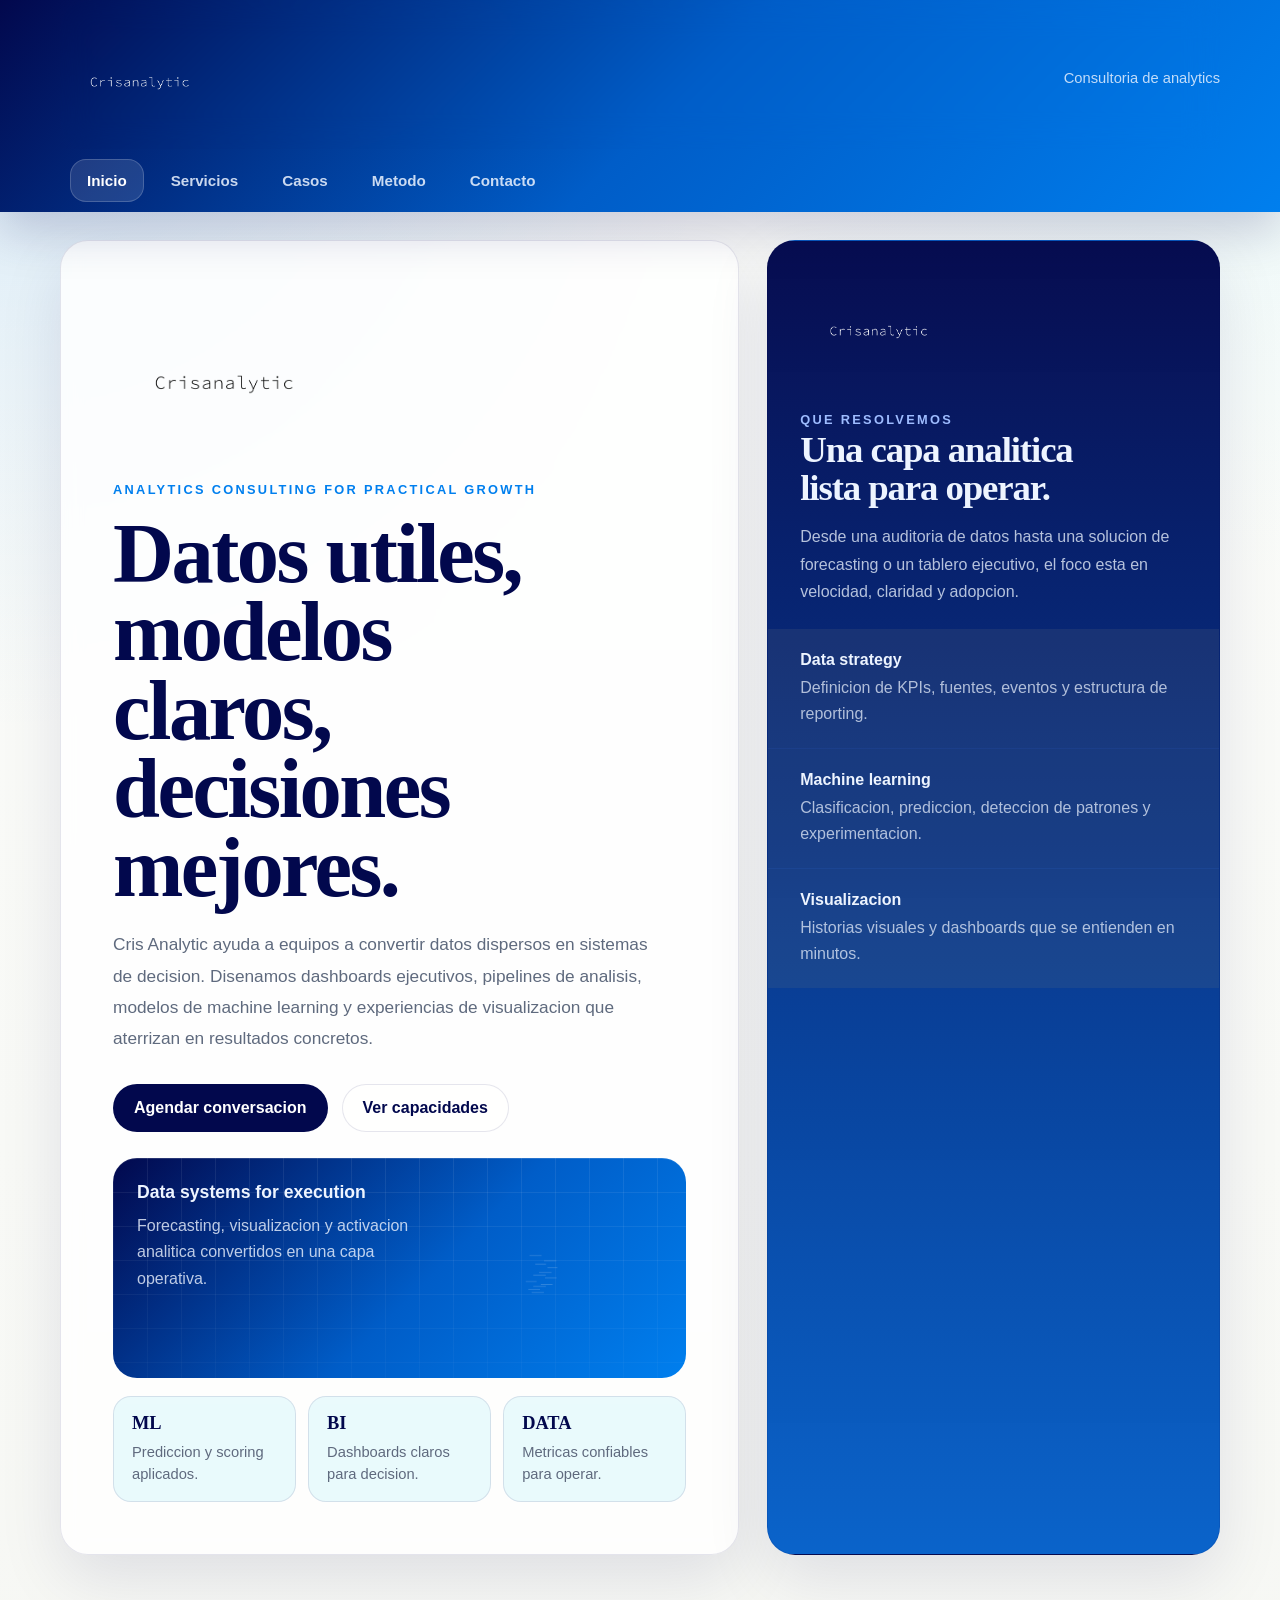
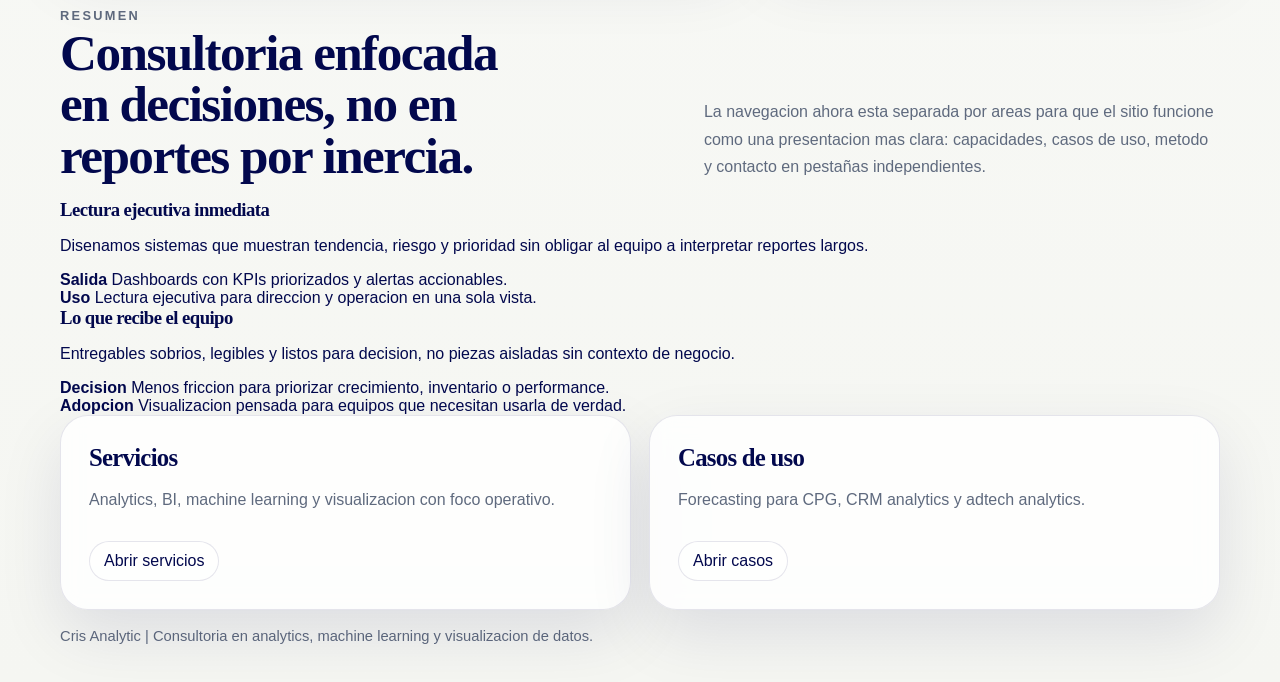
<file: index.html>
<!doctype html>
<html lang="es">
  <head>
    <meta charset="utf-8">
    <meta name="viewport" content="width=device-width, initial-scale=1">
    <title>Cris Analytic | Analytics, ML y Visualizacion</title>
    <meta
      name="description"
      content="Consultoria de analytics para equipos que necesitan dashboards claros, modelos utiles y decisiones respaldadas por datos."
    >
    <link rel="stylesheet" href="styles.css">
  </head>
  <body>
    <div class="header-stack">
      <div class="page">
        <header class="topbar">
          <a class="brand" href="index.html" aria-label="Cris Analytic">
            <img src="assets/logotipo-negro.png" alt="Cris Analytic">
          </a>
          <nav class="nav">
            <span>Consultoria de analytics</span>
          </nav>
        </header>
      </div>
      <nav class="tabbar" aria-label="Secciones del sitio">
        <div class="tabbar-inner">
          <a class="is-active" href="index.html">Inicio</a>
          <a href="services.html">Servicios</a>
          <a href="cases.html">Casos</a>
          <a href="method.html">Metodo</a>
          <a href="contact.html">Contacto</a>
        </div>
      </nav>
    </div>

    <div class="page">

      <main>
        <section class="hero">
          <div class="hero-copy">
            <a class="hero-brand" href="index.html" aria-label="Cris Analytic">
              <img src="assets/logotipo-negro.png" alt="Cris Analytic">
            </a>
            <p class="eyebrow">Analytics consulting for practical growth</p>
            <h1>Datos utiles, modelos claros, decisiones mejores.</h1>
            <p class="lede">
              Cris Analytic ayuda a equipos a convertir datos dispersos en sistemas
              de decision. Disenamos dashboards ejecutivos, pipelines de analisis,
              modelos de machine learning y experiencias de visualizacion que
              aterrizan en resultados concretos.
            </p>
            <div class="actions">
              <a class="button button-primary" href="contact.html">Agendar conversacion</a>
              <a class="button button-secondary" href="services.html">Ver capacidades</a>
            </div>
            <div class="visual-shell">
              <div class="hero-visual" aria-hidden="true">
                <div class="hero-visual-grid"></div>
                <div class="hero-visual-copy">
                  <strong>Data systems for execution</strong>
                  <span>Forecasting, visualizacion y activacion analitica convertidos en una capa operativa.</span>
                </div>
                <img src="assets/isotipo-blanco.png" alt="">
              </div>
              <div class="stat-strip">
                <div class="stat-chip">
                  <strong>ML</strong>
                  <span>Prediccion y scoring aplicados.</span>
                </div>
                <div class="stat-chip">
                  <strong>BI</strong>
                  <span>Dashboards claros para decision.</span>
                </div>
                <div class="stat-chip">
                  <strong>DATA</strong>
                  <span>Metricas confiables para operar.</span>
                </div>
              </div>
            </div>
          </div>

          <aside class="hero-panel" aria-label="Capacidades principales">
            <div class="panel-top">
              <img class="panel-logo" src="assets/logotipo-blanco.png" alt="Cris Analytic">
              <p class="eyebrow" style="color: #9ebcff;">Que resolvemos</p>
              <h2 style="font-size: 2.3rem; line-height: 1.04;">Una capa analitica lista para operar.</h2>
              <p style="margin-top: 16px;">
                Desde una auditoria de datos hasta una solucion de forecasting o un
                tablero ejecutivo, el foco esta en velocidad, claridad y adopcion.
              </p>
            </div>
            <div class="panel-grid">
              <div class="panel-item">
                <strong>Data strategy</strong>
                <span>Definicion de KPIs, fuentes, eventos y estructura de reporting.</span>
              </div>
              <div class="panel-item">
                <strong>Machine learning</strong>
                <span>Clasificacion, prediccion, deteccion de patrones y experimentacion.</span>
              </div>
              <div class="panel-item">
                <strong>Visualizacion</strong>
                <span>Historias visuales y dashboards que se entienden en minutos.</span>
              </div>
            </div>
          </aside>
        </section>

        <section>
          <div class="section-head">
            <div>
              <p class="eyebrow">Resumen</p>
              <h2>Consultoria enfocada en decisiones, no en reportes por inercia.</h2>
            </div>
            <p>
              La navegacion ahora esta separada por areas para que el sitio funcione
              como una presentacion mas clara: capacidades, casos de uso, metodo y
              contacto en pestañas independientes.
            </p>
          </div>
          <div class="visual-band">
            <article class="insight-card">
              <h3>Lectura ejecutiva inmediata</h3>
              <p>Disenamos sistemas que muestran tendencia, riesgo y prioridad sin obligar al equipo a interpretar reportes largos.</p>
              <div class="data-points">
                <div class="data-point">
                  <strong>Salida</strong>
                  <span>Dashboards con KPIs priorizados y alertas accionables.</span>
                </div>
                <div class="data-point">
                  <strong>Uso</strong>
                  <span>Lectura ejecutiva para direccion y operacion en una sola vista.</span>
                </div>
              </div>
            </article>
            <article class="insight-card">
              <h3>Lo que recibe el equipo</h3>
              <p>Entregables sobrios, legibles y listos para decision, no piezas aisladas sin contexto de negocio.</p>
              <div class="data-points">
                <div class="data-point">
                  <strong>Decision</strong>
                  <span>Menos friccion para priorizar crecimiento, inventario o performance.</span>
                </div>
                <div class="data-point">
                  <strong>Adopcion</strong>
                  <span>Visualizacion pensada para equipos que necesitan usarla de verdad.</span>
                </div>
              </div>
            </article>
          </div>
          <div class="cards-2">
            <article class="section-card">
              <h3>Servicios</h3>
              <p>Analytics, BI, machine learning y visualizacion con foco operativo.</p>
              <div class="subnav">
                <a href="services.html">Abrir servicios</a>
              </div>
            </article>
            <article class="section-card">
              <h3>Casos de uso</h3>
              <p>Forecasting para CPG, CRM analytics y adtech analytics.</p>
              <div class="subnav">
                <a href="cases.html">Abrir casos</a>
              </div>
            </article>
          </div>
        </section>
      </main>

      <footer>
        Cris Analytic | Consultoria en analytics, machine learning y visualizacion de datos.
      </footer>
    </div>
  </body>
</html>
</file>
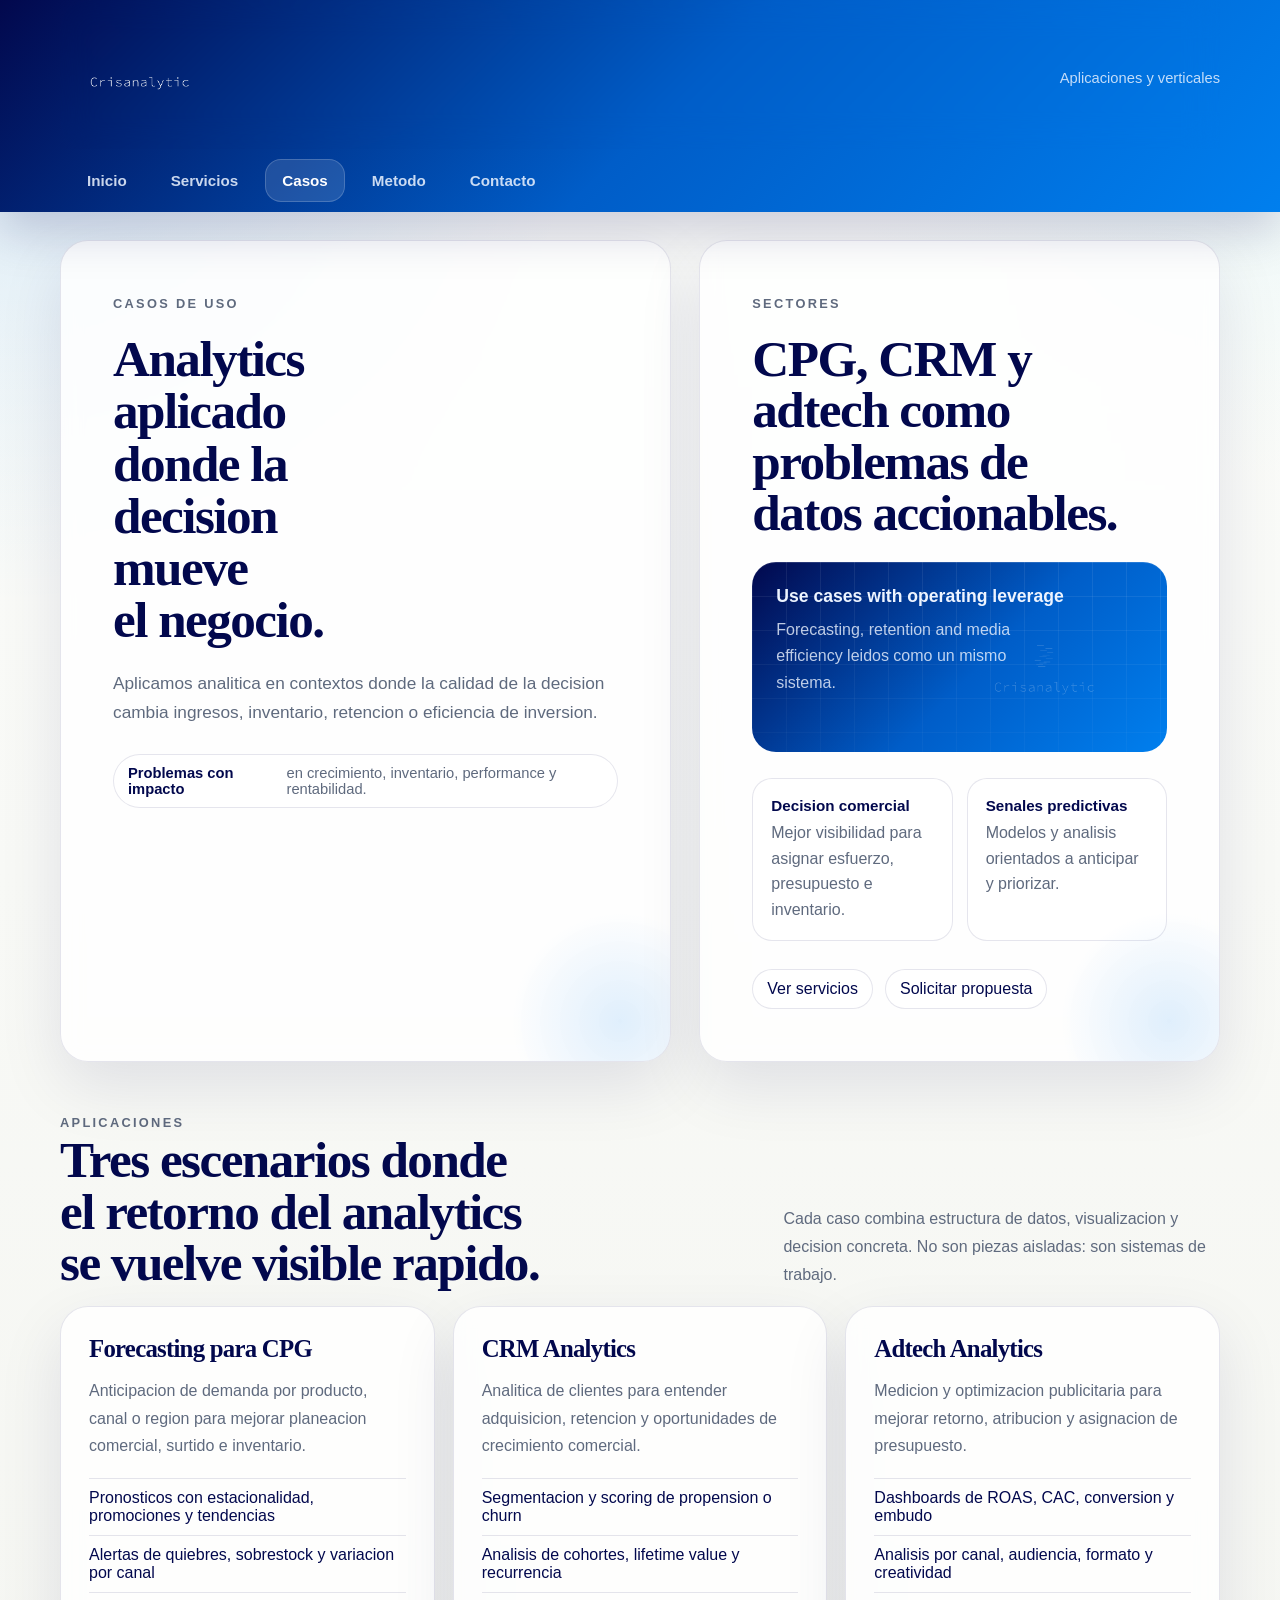
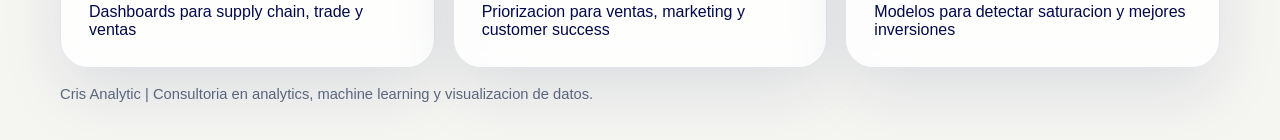
<file: cases.html>
<!doctype html>
<html lang="es">
  <head>
    <meta charset="utf-8">
    <meta name="viewport" content="width=device-width, initial-scale=1">
    <title>Casos de Uso | Cris Analytic</title>
    <meta
      name="description"
      content="Casos de uso de forecasting para CPG, CRM analytics y adtech analytics."
    >
    <link rel="stylesheet" href="styles.css">
  </head>
  <body>
    <div class="header-stack">
      <div class="page">
        <header class="topbar">
          <a class="brand" href="index.html" aria-label="Cris Analytic">
            <img src="assets/logotipo-negro.png" alt="Cris Analytic">
          </a>
          <nav class="nav">
            <span>Aplicaciones y verticales</span>
          </nav>
        </header>
      </div>
      <nav class="tabbar" aria-label="Secciones del sitio">
        <div class="tabbar-inner">
          <a href="index.html">Inicio</a>
          <a href="services.html">Servicios</a>
          <a class="is-active" href="cases.html">Casos</a>
          <a href="method.html">Metodo</a>
          <a href="contact.html">Contacto</a>
        </div>
      </nav>
    </div>

    <div class="page">

      <main>
        <section class="page-hero">
          <div class="page-panel">
            <p class="eyebrow">Casos de uso</p>
            <h1 class="page-title">Analytics aplicado donde la decision mueve el negocio.</h1>
            <p class="lede">
              Aplicamos analitica en contextos donde la calidad de la decision
              cambia ingresos, inventario, retencion o eficiencia de inversion.
            </p>
            <div class="page-kicker"><strong>Problemas con impacto</strong><span>en crecimiento, inventario, performance y rentabilidad.</span></div>
          </div>
          <div class="page-panel">
            <p class="eyebrow">Sectores</p>
            <h2>CPG, CRM y adtech como problemas de datos accionables.</h2>
            <div class="hero-visual" aria-hidden="true" style="margin-top: 24px; min-height: 190px;">
              <div class="hero-visual-grid"></div>
              <div class="hero-visual-copy">
                <strong>Use cases with operating leverage</strong>
                <span>Forecasting, retention and media efficiency leidos como un mismo sistema.</span>
              </div>
              <img src="assets/isologo-blanco.png" alt="">
            </div>
            <div class="micro-grid">
              <div class="micro-card">
                <strong>Decision comercial</strong>
                <span>Mejor visibilidad para asignar esfuerzo, presupuesto e inventario.</span>
              </div>
              <div class="micro-card">
                <strong>Senales predictivas</strong>
                <span>Modelos y analisis orientados a anticipar y priorizar.</span>
              </div>
            </div>
            <div class="subnav">
              <a href="services.html">Ver servicios</a>
              <a href="contact.html">Solicitar propuesta</a>
            </div>
          </div>
        </section>

        <section>
          <div class="section-head">
            <div>
              <p class="eyebrow">Aplicaciones</p>
              <h2>Tres escenarios donde el retorno del analytics se vuelve visible rapido.</h2>
            </div>
            <p>
              Cada caso combina estructura de datos, visualizacion y decision
              concreta. No son piezas aisladas: son sistemas de trabajo.
            </p>
          </div>
          <div class="use-cases">
            <article class="section-card">
              <h3>Forecasting para CPG</h3>
              <p>
                Anticipacion de demanda por producto, canal o region para
                mejorar planeacion comercial, surtido e inventario.
              </p>
              <ul class="list">
                <li>Pronosticos con estacionalidad, promociones y tendencias</li>
                <li>Alertas de quiebres, sobrestock y variacion por canal</li>
                <li>Dashboards para supply chain, trade y ventas</li>
              </ul>
            </article>
            <article class="section-card">
              <h3>CRM Analytics</h3>
              <p>
                Analitica de clientes para entender adquisicion, retencion y
                oportunidades de crecimiento comercial.
              </p>
              <ul class="list">
                <li>Segmentacion y scoring de propension o churn</li>
                <li>Analisis de cohortes, lifetime value y recurrencia</li>
                <li>Priorizacion para ventas, marketing y customer success</li>
              </ul>
            </article>
            <article class="section-card">
              <h3>Adtech Analytics</h3>
              <p>
                Medicion y optimizacion publicitaria para mejorar retorno,
                atribucion y asignacion de presupuesto.
              </p>
              <ul class="list">
                <li>Dashboards de ROAS, CAC, conversion y embudo</li>
                <li>Analisis por canal, audiencia, formato y creatividad</li>
                <li>Modelos para detectar saturacion y mejores inversiones</li>
              </ul>
            </article>
          </div>
        </section>
      </main>

      <footer>
        Cris Analytic | Consultoria en analytics, machine learning y visualizacion de datos.
      </footer>
    </div>
  </body>
</html>
</file>
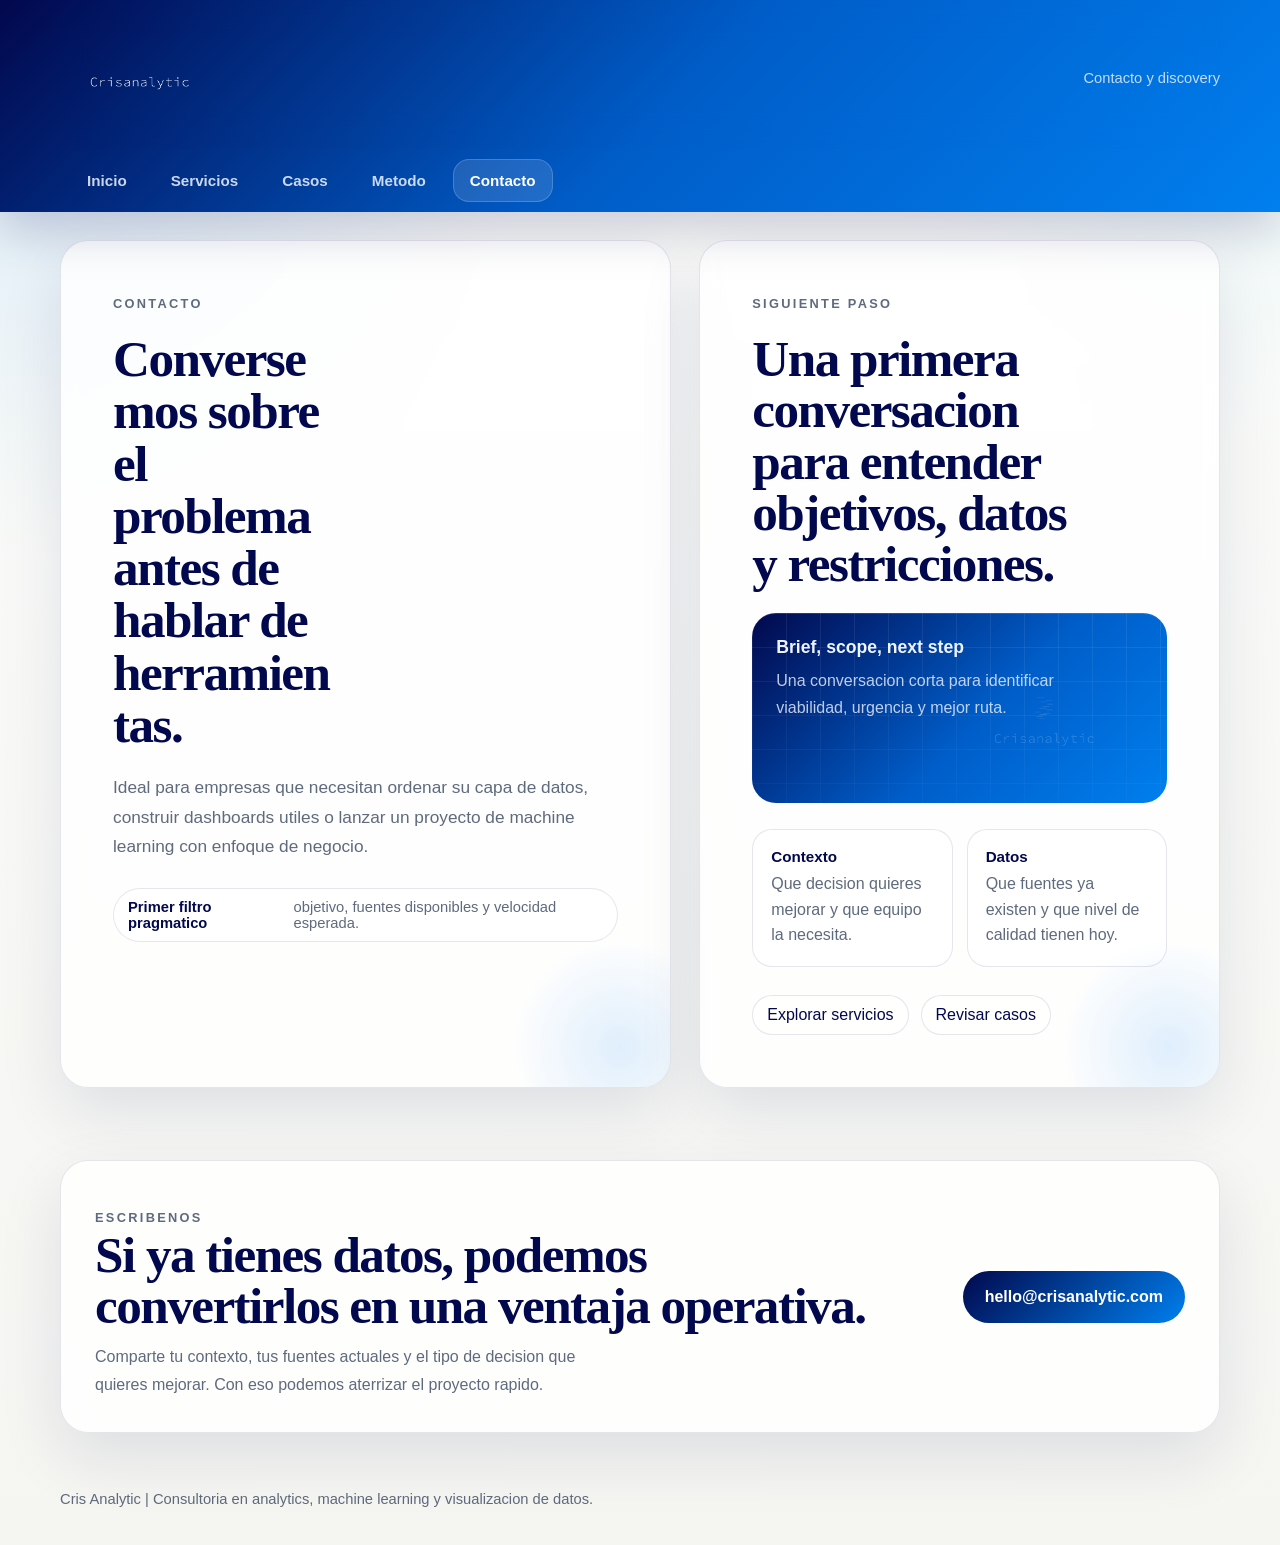
<file: contact.html>
<!doctype html>
<html lang="es">
  <head>
    <meta charset="utf-8">
    <meta name="viewport" content="width=device-width, initial-scale=1">
    <title>Contacto | Cris Analytic</title>
    <meta
      name="description"
      content="Contacto de Cris Analytic para proyectos de analytics, machine learning y visualizacion."
    >
    <link rel="stylesheet" href="styles.css">
  </head>
  <body>
    <div class="header-stack">
      <div class="page">
        <header class="topbar">
          <a class="brand" href="index.html" aria-label="Cris Analytic">
            <img src="assets/logotipo-negro.png" alt="Cris Analytic">
          </a>
          <nav class="nav">
            <span>Contacto y discovery</span>
          </nav>
        </header>
      </div>
      <nav class="tabbar" aria-label="Secciones del sitio">
        <div class="tabbar-inner">
          <a href="index.html">Inicio</a>
          <a href="services.html">Servicios</a>
          <a href="cases.html">Casos</a>
          <a href="method.html">Metodo</a>
          <a class="is-active" href="contact.html">Contacto</a>
        </div>
      </nav>
    </div>

    <div class="page">

      <main>
        <section class="page-hero">
          <div class="page-panel">
            <p class="eyebrow">Contacto</p>
            <h1 class="page-title">Conversemos sobre el problema antes de hablar de herramientas.</h1>
            <p class="lede">
              Ideal para empresas que necesitan ordenar su capa de datos,
              construir dashboards utiles o lanzar un proyecto de machine
              learning con enfoque de negocio.
            </p>
            <div class="page-kicker"><strong>Primer filtro pragmatico</strong><span>objetivo, fuentes disponibles y velocidad esperada.</span></div>
          </div>
          <div class="page-panel">
            <p class="eyebrow">Siguiente paso</p>
            <h2>Una primera conversacion para entender objetivos, datos y restricciones.</h2>
            <div class="hero-visual" aria-hidden="true" style="margin-top: 24px; min-height: 190px;">
              <div class="hero-visual-grid"></div>
              <div class="hero-visual-copy">
                <strong>Brief, scope, next step</strong>
                <span>Una conversacion corta para identificar viabilidad, urgencia y mejor ruta.</span>
              </div>
              <img src="assets/isologo-blanco.png" alt="">
            </div>
            <div class="micro-grid">
              <div class="micro-card">
                <strong>Contexto</strong>
                <span>Que decision quieres mejorar y que equipo la necesita.</span>
              </div>
              <div class="micro-card">
                <strong>Datos</strong>
                <span>Que fuentes ya existen y que nivel de calidad tienen hoy.</span>
              </div>
            </div>
            <div class="subnav">
              <a href="services.html">Explorar servicios</a>
              <a href="cases.html">Revisar casos</a>
            </div>
          </div>
        </section>

        <section id="contact">
          <div class="contact-card">
            <div>
              <p class="eyebrow">Escribenos</p>
              <h2>Si ya tienes datos, podemos convertirlos en una ventaja operativa.</h2>
              <p>
                Comparte tu contexto, tus fuentes actuales y el tipo de decision
                que quieres mejorar. Con eso podemos aterrizar el proyecto rapido.
              </p>
            </div>
            <a class="mail" href="mailto:hello@crisanalytic.com">hello@crisanalytic.com</a>
          </div>
        </section>
      </main>

      <footer>
        Cris Analytic | Consultoria en analytics, machine learning y visualizacion de datos.
      </footer>
    </div>
  </body>
</html>
</file>
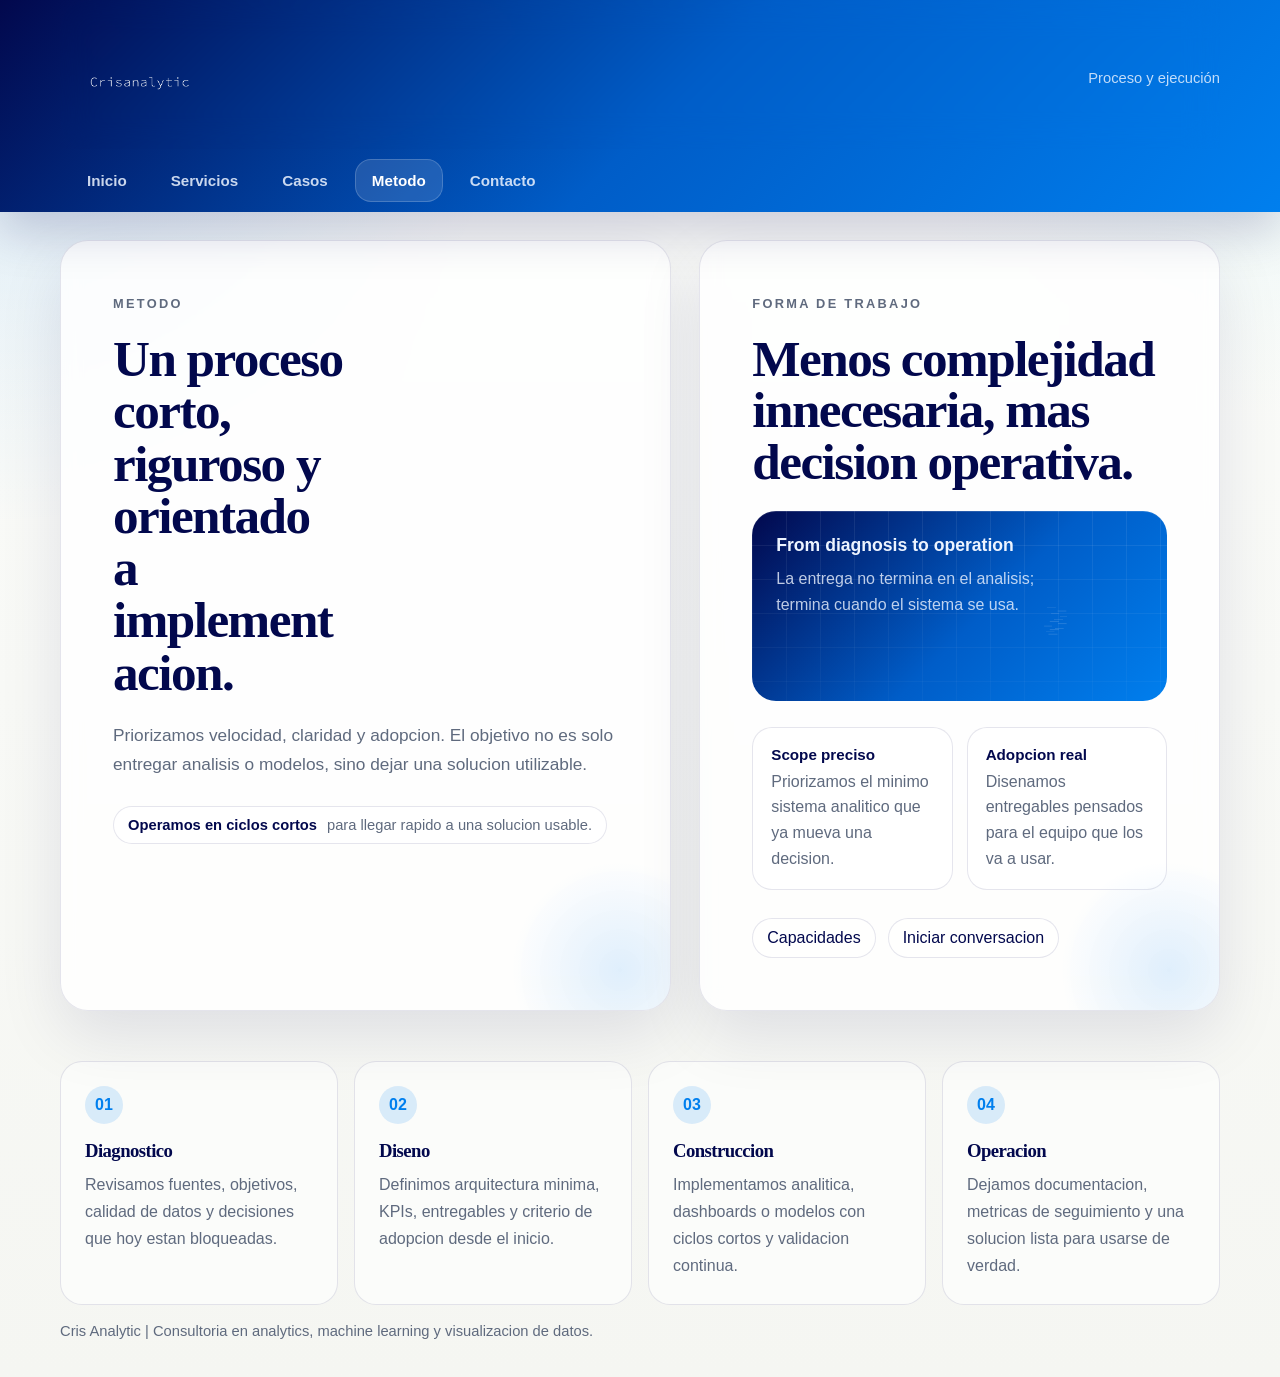
<file: method.html>
<!doctype html>
<html lang="es">
  <head>
    <meta charset="utf-8">
    <meta name="viewport" content="width=device-width, initial-scale=1">
    <title>Metodo | Cris Analytic</title>
    <meta
      name="description"
      content="Metodo de trabajo de Cris Analytic para construir proyectos de analytics con implementacion real."
    >
    <link rel="stylesheet" href="styles.css">
  </head>
  <body>
    <div class="header-stack">
      <div class="page">
        <header class="topbar">
          <a class="brand" href="index.html" aria-label="Cris Analytic">
            <img src="assets/logotipo-negro.png" alt="Cris Analytic">
          </a>
          <nav class="nav">
            <span>Proceso y ejecución</span>
          </nav>
        </header>
      </div>
      <nav class="tabbar" aria-label="Secciones del sitio">
        <div class="tabbar-inner">
          <a href="index.html">Inicio</a>
          <a href="services.html">Servicios</a>
          <a href="cases.html">Casos</a>
          <a class="is-active" href="method.html">Metodo</a>
          <a href="contact.html">Contacto</a>
        </div>
      </nav>
    </div>

    <div class="page">

      <main>
        <section class="page-hero">
          <div class="page-panel">
            <p class="eyebrow">Metodo</p>
            <h1 class="page-title">Un proceso corto, riguroso y orientado a implementacion.</h1>
            <p class="lede">
              Priorizamos velocidad, claridad y adopcion. El objetivo no es solo
              entregar analisis o modelos, sino dejar una solucion utilizable.
            </p>
            <div class="page-kicker"><strong>Operamos en ciclos cortos</strong><span>para llegar rapido a una solucion usable.</span></div>
          </div>
          <div class="page-panel">
            <p class="eyebrow">Forma de trabajo</p>
            <h2>Menos complejidad innecesaria, mas decision operativa.</h2>
            <div class="hero-visual" aria-hidden="true" style="margin-top: 24px; min-height: 190px;">
              <div class="hero-visual-grid"></div>
              <div class="hero-visual-copy">
                <strong>From diagnosis to operation</strong>
                <span>La entrega no termina en el analisis; termina cuando el sistema se usa.</span>
              </div>
              <img src="assets/isotipo-blanco.png" alt="">
            </div>
            <div class="micro-grid">
              <div class="micro-card">
                <strong>Scope preciso</strong>
                <span>Priorizamos el minimo sistema analitico que ya mueva una decision.</span>
              </div>
              <div class="micro-card">
                <strong>Adopcion real</strong>
                <span>Disenamos entregables pensados para el equipo que los va a usar.</span>
              </div>
            </div>
            <div class="subnav">
              <a href="services.html">Capacidades</a>
              <a href="contact.html">Iniciar conversacion</a>
            </div>
          </div>
        </section>

        <section>
          <div class="approach">
            <article class="step">
              <div class="step-index">01</div>
              <h3>Diagnostico</h3>
              <p>Revisamos fuentes, objetivos, calidad de datos y decisiones que hoy estan bloqueadas.</p>
            </article>
            <article class="step">
              <div class="step-index">02</div>
              <h3>Diseno</h3>
              <p>Definimos arquitectura minima, KPIs, entregables y criterio de adopcion desde el inicio.</p>
            </article>
            <article class="step">
              <div class="step-index">03</div>
              <h3>Construccion</h3>
              <p>Implementamos analitica, dashboards o modelos con ciclos cortos y validacion continua.</p>
            </article>
            <article class="step">
              <div class="step-index">04</div>
              <h3>Operacion</h3>
              <p>Dejamos documentacion, metricas de seguimiento y una solucion lista para usarse de verdad.</p>
            </article>
          </div>
        </section>
      </main>

      <footer>
        Cris Analytic | Consultoria en analytics, machine learning y visualizacion de datos.
      </footer>
    </div>
  </body>
</html>
</file>
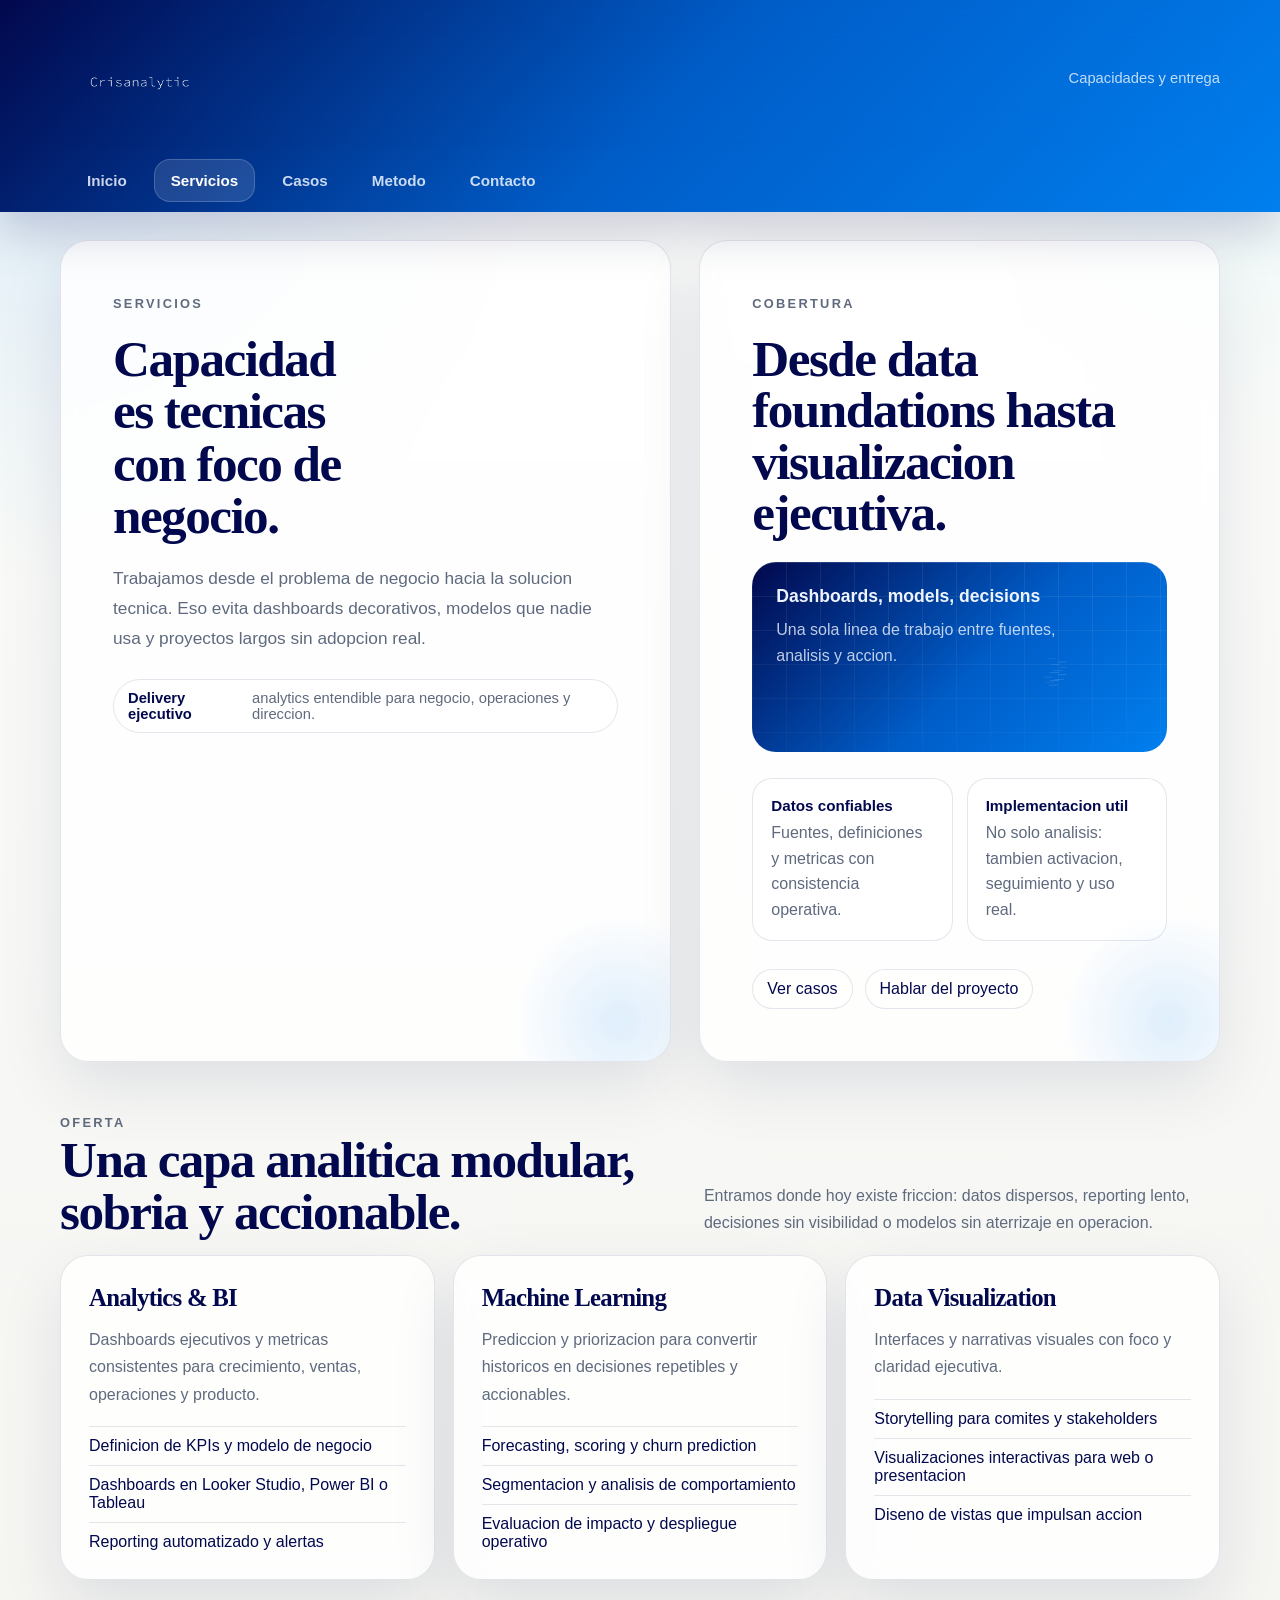
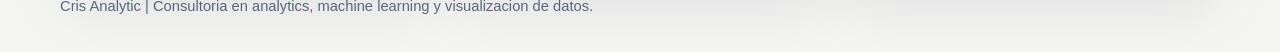
<file: services.html>
<!doctype html>
<html lang="es">
  <head>
    <meta charset="utf-8">
    <meta name="viewport" content="width=device-width, initial-scale=1">
    <title>Servicios | Cris Analytic</title>
    <meta
      name="description"
      content="Servicios de analytics, BI, machine learning y data visualization para equipos que necesitan operar mejor con datos."
    >
    <link rel="stylesheet" href="styles.css">
  </head>
  <body>
    <div class="header-stack">
      <div class="page">
        <header class="topbar">
          <a class="brand" href="index.html" aria-label="Cris Analytic">
            <img src="assets/logotipo-negro.png" alt="Cris Analytic">
          </a>
          <nav class="nav">
            <span>Capacidades y entrega</span>
          </nav>
        </header>
      </div>
      <nav class="tabbar" aria-label="Secciones del sitio">
        <div class="tabbar-inner">
          <a href="index.html">Inicio</a>
          <a class="is-active" href="services.html">Servicios</a>
          <a href="cases.html">Casos</a>
          <a href="method.html">Metodo</a>
          <a href="contact.html">Contacto</a>
        </div>
      </nav>
    </div>

    <div class="page">

      <main>
        <section class="page-hero">
          <div class="page-panel">
            <p class="eyebrow">Servicios</p>
            <h1 class="page-title">Capacidades tecnicas con foco de negocio.</h1>
            <p class="lede">
              Trabajamos desde el problema de negocio hacia la solucion tecnica.
              Eso evita dashboards decorativos, modelos que nadie usa y proyectos
              largos sin adopcion real.
            </p>
            <div class="page-kicker"><strong>Delivery ejecutivo</strong><span>analytics entendible para negocio, operaciones y direccion.</span></div>
          </div>
          <div class="page-panel">
            <p class="eyebrow">Cobertura</p>
            <h2>Desde data foundations hasta visualizacion ejecutiva.</h2>
            <div class="hero-visual" aria-hidden="true" style="margin-top: 24px; min-height: 190px;">
              <div class="hero-visual-grid"></div>
              <div class="hero-visual-copy">
                <strong>Dashboards, models, decisions</strong>
                <span>Una sola linea de trabajo entre fuentes, analisis y accion.</span>
              </div>
              <img src="assets/isotipo-blanco.png" alt="">
            </div>
            <div class="micro-grid">
              <div class="micro-card">
                <strong>Datos confiables</strong>
                <span>Fuentes, definiciones y metricas con consistencia operativa.</span>
              </div>
              <div class="micro-card">
                <strong>Implementacion util</strong>
                <span>No solo analisis: tambien activacion, seguimiento y uso real.</span>
              </div>
            </div>
            <div class="subnav">
              <a href="cases.html">Ver casos</a>
              <a href="contact.html">Hablar del proyecto</a>
            </div>
          </div>
        </section>

        <section>
          <div class="section-head">
            <div>
              <p class="eyebrow">Oferta</p>
              <h2>Una capa analitica modular, sobria y accionable.</h2>
            </div>
            <p>
              Entramos donde hoy existe friccion: datos dispersos, reporting lento,
              decisiones sin visibilidad o modelos sin aterrizaje en operacion.
            </p>
          </div>
          <div class="services">
            <article class="section-card">
              <h3>Analytics & BI</h3>
              <p>
                Dashboards ejecutivos y metricas consistentes para crecimiento,
                ventas, operaciones y producto.
              </p>
              <ul class="list">
                <li>Definicion de KPIs y modelo de negocio</li>
                <li>Dashboards en Looker Studio, Power BI o Tableau</li>
                <li>Reporting automatizado y alertas</li>
              </ul>
            </article>
            <article class="section-card">
              <h3>Machine Learning</h3>
              <p>
                Prediccion y priorizacion para convertir historicos en decisiones
                repetibles y accionables.
              </p>
              <ul class="list">
                <li>Forecasting, scoring y churn prediction</li>
                <li>Segmentacion y analisis de comportamiento</li>
                <li>Evaluacion de impacto y despliegue operativo</li>
              </ul>
            </article>
            <article class="section-card">
              <h3>Data Visualization</h3>
              <p>
                Interfaces y narrativas visuales con foco y claridad ejecutiva.
              </p>
              <ul class="list">
                <li>Storytelling para comites y stakeholders</li>
                <li>Visualizaciones interactivas para web o presentacion</li>
                <li>Diseno de vistas que impulsan accion</li>
              </ul>
            </article>
          </div>
        </section>
      </main>

      <footer>
        Cris Analytic | Consultoria en analytics, machine learning y visualizacion de datos.
      </footer>
    </div>
  </body>
</html>
</file>
<file: styles.css>
:root {
  color-scheme: light;
  --bg: #f5f6f2;
  --bg-strong: #02084d;
  --surface: rgba(255, 255, 255, 0.82);
  --surface-strong: #fbfcfa;
  --text: #02084d;
  --muted: #5f6a7e;
  --line: rgba(2, 8, 77, 0.1);
  --accent: #007fee;
  --accent-2: #c4f0fa;
  --sand: #cecdbd;
  --shadow: 0 24px 64px rgba(2, 8, 77, 0.1);
}

* {
  box-sizing: border-box;
}

html {
  scroll-behavior: smooth;
}

body {
  margin: 0;
  font-family: "Avenir Next", "Segoe UI", sans-serif;
  color: var(--text);
  background:
    radial-gradient(circle at top left, rgba(0, 127, 238, 0.14), transparent 28%),
    radial-gradient(circle at top right, rgba(196, 240, 250, 0.3), transparent 22%),
    linear-gradient(180deg, #fbfcfa 0%, var(--bg) 100%);
}

a {
  color: inherit;
  text-decoration: none;
}

.page {
  width: min(1160px, calc(100% - 32px));
  margin: 0 auto;
}

.topbar {
  display: flex;
  justify-content: space-between;
  align-items: center;
  padding: 18px 0 12px;
  position: sticky;
  top: 0;
  z-index: 20;
  backdrop-filter: blur(16px);
  background: transparent;
}

.header-stack {
  position: sticky;
  top: 0;
  z-index: 30;
  backdrop-filter: blur(16px);
  background: linear-gradient(135deg, #02084d 0%, #005dc8 52%, #007fee 100%);
  box-shadow: 0 20px 45px rgba(2, 8, 77, 0.18);
}

.tabbar {
  margin: 0 0 18px;
  border-radius: 0 0 24px 24px;
  background: transparent;
  box-shadow: none;
}

.tabbar-inner {
  width: min(1160px, calc(100% - 32px));
  margin: 0 auto;
  display: flex;
  gap: 10px;
  align-items: center;
  padding: 10px;
  overflow-x: auto;
  scrollbar-width: none;
}

.tabbar-inner::-webkit-scrollbar {
  display: none;
}

.tabbar a {
  color: rgba(237, 244, 255, 0.85);
  white-space: nowrap;
  padding: 12px 16px;
  border-radius: 16px;
  border: 1px solid transparent;
  font-size: 0.95rem;
  font-weight: 600;
}

.tabbar a:hover,
.tabbar a.is-active {
  color: #fff;
  background: rgba(255, 255, 255, 0.12);
  border-color: rgba(255, 255, 255, 0.18);
}

.brand {
  display: inline-flex;
  align-items: center;
}

.brand img {
  display: block;
  width: 172px;
  height: auto;
  filter: brightness(0) invert(1);
}

.nav {
  display: flex;
  gap: 14px;
  flex-wrap: wrap;
  font-size: 0.92rem;
  color: rgba(237, 244, 255, 0.82);
}

.hero,
.page-hero {
  display: grid;
  grid-template-columns: minmax(0, 1.2fr) minmax(280px, 0.8fr);
  gap: 28px;
  padding: 10px 0 32px;
}

.page-hero {
  grid-template-columns: minmax(0, 1.08fr) minmax(320px, 0.92fr);
  align-items: stretch;
}

.hero-copy,
.hero-panel,
.section-card,
.contact-card,
.page-panel {
  border: 1px solid var(--line);
  border-radius: 28px;
  background: var(--surface);
  backdrop-filter: blur(10px);
  box-shadow: var(--shadow);
}

.hero-copy,
.page-panel {
  padding: 52px;
}

.page-panel {
  position: relative;
  overflow: hidden;
}

.page-panel::before {
  content: "";
  position: absolute;
  right: -60px;
  bottom: -70px;
  width: 220px;
  height: 220px;
  border-radius: 50%;
  background: radial-gradient(circle, rgba(0, 127, 238, 0.12) 0%, rgba(0, 127, 238, 0) 70%);
  pointer-events: none;
}

.hero-brand {
  display: inline-flex;
  align-items: center;
  margin-bottom: 22px;
}

.hero-brand img {
  display: block;
  width: min(240px, 58vw);
  height: auto;
}

.eyebrow {
  margin: 0 0 18px;
  font-size: 0.8rem;
  font-weight: 700;
  letter-spacing: 0.18em;
  text-transform: uppercase;
  color: var(--accent);
}

h1,
h2,
h3 {
  margin: 0;
  font-family: Georgia, "Times New Roman", serif;
  letter-spacing: -0.03em;
}

h1 {
  font-size: clamp(3rem, 6.6vw, 6rem);
  line-height: 0.93;
  max-width: 10ch;
  text-wrap: balance;
}

h2 {
  font-size: clamp(2rem, 4vw, 3.2rem);
  line-height: 1;
  text-wrap: balance;
}

.lede,
.page-panel p,
.section-head p,
.section-card p,
.step p,
.contact-card p,
.panel-top p,
.panel-item span {
  color: var(--muted);
  line-height: 1.72;
}

.lede {
  margin: 22px 0 0;
  max-width: 58ch;
  font-size: 1.08rem;
  line-height: 1.8;
}

.page-title {
  max-width: 9ch;
  font-size: clamp(2.2rem, 4vw, 3.9rem);
  line-height: 1.02;
  overflow-wrap: anywhere;
}

.page-kicker {
  display: inline-flex;
  align-items: center;
  gap: 10px;
  padding: 10px 14px;
  margin-top: 26px;
  border: 1px solid var(--line);
  border-radius: 999px;
  background: rgba(255, 255, 255, 0.76);
  font-size: 0.92rem;
  color: var(--muted);
}

.page-kicker strong {
  color: var(--text);
}

.actions {
  display: flex;
  gap: 14px;
  flex-wrap: wrap;
  margin-top: 30px;
}

.button {
  display: inline-flex;
  align-items: center;
  justify-content: center;
  min-height: 48px;
  padding: 0 20px;
  border-radius: 999px;
  border: 1px solid transparent;
  font-weight: 700;
  transition: transform 180ms ease, border-color 180ms ease, background 180ms ease;
}

.button:hover {
  transform: translateY(-1px);
}

.button-primary {
  background: var(--bg-strong);
  color: #fff;
}

.button-secondary {
  border-color: var(--line);
  color: var(--text);
  background: rgba(255, 255, 255, 0.45);
}

.visual-shell {
  display: grid;
  gap: 18px;
  margin-top: 26px;
}

.hero-visual {
  position: relative;
  min-height: 220px;
  overflow: hidden;
  border-radius: 24px;
  background: linear-gradient(135deg, #02084d 0%, #005dc8 55%, #007fee 100%);
  box-shadow: inset 0 1px 0 rgba(255, 255, 255, 0.08);
}

.hero-visual img {
  position: absolute;
  right: 24px;
  bottom: 18px;
  width: min(240px, 42%);
  height: auto;
  opacity: 0.24;
}

.hero-visual-grid {
  position: absolute;
  inset: 0;
  background:
    linear-gradient(rgba(255, 255, 255, 0.08) 1px, transparent 1px),
    linear-gradient(90deg, rgba(255, 255, 255, 0.08) 1px, transparent 1px);
  background-size: 34px 34px;
  mask-image: linear-gradient(180deg, rgba(0, 0, 0, 1), rgba(0, 0, 0, 0.35));
}

.hero-visual-copy {
  position: relative;
  z-index: 1;
  padding: 24px;
  max-width: 340px;
  color: #edf4ff;
}

.hero-visual-copy strong {
  display: block;
  font-size: 1.1rem;
}

.hero-visual-copy span {
  display: block;
  margin-top: 10px;
  line-height: 1.65;
  color: rgba(237, 244, 255, 0.8);
}

.stat-strip {
  display: grid;
  grid-template-columns: repeat(3, minmax(0, 1fr));
  gap: 12px;
}

.stat-chip {
  padding: 16px 18px;
  border-radius: 18px;
  border: 1px solid var(--line);
  background: rgba(196, 240, 250, 0.36);
}

.stat-chip strong {
  display: block;
  font: 700 1.15rem/1.1 Georgia, "Times New Roman", serif;
}

.stat-chip span {
  display: block;
  margin-top: 8px;
  color: var(--muted);
  line-height: 1.5;
  font-size: 0.92rem;
}

.metrics,
.services,
.use-cases,
.approach,
.cards-2 {
  display: grid;
  gap: 18px;
}

.metrics,
.services,
.use-cases {
  grid-template-columns: repeat(3, minmax(0, 1fr));
}

.approach {
  grid-template-columns: repeat(4, minmax(0, 1fr));
  gap: 16px;
}

.cards-2 {
  grid-template-columns: repeat(2, minmax(0, 1fr));
}

.metric,
.step {
  border: 1px solid var(--line);
}

.metric {
  padding: 18px;
  border-radius: 18px;
  background: rgba(255, 255, 255, 0.6);
}

.metric strong {
  display: block;
  font-size: 1.7rem;
  font-family: Georgia, "Times New Roman", serif;
}

.metric span {
  display: block;
  margin-top: 6px;
  font-size: 0.92rem;
  color: var(--muted);
}

.hero-panel {
  overflow: hidden;
  background:
    linear-gradient(180deg, rgba(2, 8, 77, 0.98) 0%, rgba(0, 93, 200, 0.96) 100%);
  color: #edf4ff;
}

.panel-top {
  padding: 32px 32px 24px;
}

.panel-logo {
  display: block;
  width: 170px;
  height: auto;
  margin-bottom: 18px;
}

.panel-top p {
  margin: 0;
  color: rgba(237, 244, 255, 0.76);
  line-height: 1.7;
}

.panel-grid {
  display: grid;
  gap: 1px;
  background: rgba(255, 255, 255, 0.08);
}

.panel-item {
  padding: 22px 32px;
  background: rgba(0, 0, 0, 0.08);
}

.panel-item strong {
  display: block;
  font-size: 1rem;
}

.panel-item span {
  display: block;
  margin-top: 6px;
  color: rgba(237, 244, 255, 0.72);
  line-height: 1.6;
}

section {
  padding: 18px 0;
}

.section-head {
  display: flex;
  justify-content: space-between;
  gap: 24px;
  align-items: end;
  margin-bottom: 18px;
}

.section-head p {
  max-width: 58ch;
  margin: 0;
}

.section-card {
  padding: 28px;
}

.section-card h3 {
  font-size: 1.55rem;
  margin-bottom: 14px;
}

.section-card p {
  margin: 0;
}

.list {
  margin: 18px 0 0;
  padding: 0;
  list-style: none;
  display: grid;
  gap: 10px;
}

.list li {
  padding-top: 10px;
  border-top: 1px solid var(--line);
  color: var(--text);
}

.step {
  padding: 24px;
  border-radius: 22px;
  background: var(--surface-strong);
}

.step-index {
  display: inline-flex;
  align-items: center;
  justify-content: center;
  width: 38px;
  height: 38px;
  border-radius: 50%;
  margin-bottom: 16px;
  background: rgba(0, 127, 238, 0.14);
  color: var(--accent);
  font-weight: 800;
}

.step p {
  margin: 10px 0 0;
  line-height: 1.68;
}

.contact-card {
  padding: 34px;
  margin: 22px 0 40px;
  display: flex;
  justify-content: space-between;
  gap: 20px;
  align-items: center;
}

.contact-card p {
  margin: 12px 0 0;
  max-width: 58ch;
}

.mail {
  display: inline-flex;
  align-items: center;
  min-height: 52px;
  padding: 0 22px;
  border-radius: 999px;
  background: linear-gradient(135deg, #02084d 0%, #007fee 100%);
  color: #fff;
  font-weight: 700;
  white-space: nowrap;
}

.subnav {
  display: flex;
  gap: 12px;
  flex-wrap: wrap;
  margin-top: 28px;
}

.subnav a {
  padding: 10px 14px;
  border-radius: 999px;
  border: 1px solid var(--line);
  background: rgba(255, 255, 255, 0.5);
}

.subnav a:hover {
  background: rgba(46, 107, 255, 0.08);
  border-color: rgba(46, 107, 255, 0.18);
}

.micro-grid {
  display: grid;
  grid-template-columns: repeat(2, minmax(0, 1fr));
  gap: 14px;
  margin-top: 26px;
}

.micro-card {
  padding: 18px;
  border: 1px solid var(--line);
  border-radius: 20px;
  background: rgba(255, 255, 255, 0.58);
}

.micro-card strong {
  display: block;
  font-size: 0.95rem;
  color: var(--text);
}

.micro-card span {
  display: block;
  margin-top: 6px;
  color: var(--muted);
  line-height: 1.6;
}

footer {
  padding: 0 0 38px;
  font-size: 0.92rem;
  color: var(--muted);
}

@media (max-width: 960px) {
  .hero,
  .page-hero,
  .services,
  .use-cases,
  .approach,
  .contact-card,
  .cards-2,
  .stat-strip {
    grid-template-columns: 1fr;
  }

  .topbar,
  .section-head,
  .contact-card {
    align-items: start;
  }

  .contact-card {
    display: grid;
  }

  .page-title {
    max-width: none;
  }
}

@media (max-width: 640px) {
  .page {
    width: min(100% - 20px, 1160px);
  }

  .hero-copy,
  .page-panel,
  .section-card,
  .contact-card,
  .panel-top,
  .panel-item {
    padding-left: 22px;
    padding-right: 22px;
  }

  .hero-copy,
  .page-panel {
    padding-top: 34px;
    padding-bottom: 34px;
  }

  .header-stack,
  .topbar {
    position: static;
  }

  .topbar {
    display: grid;
    gap: 10px;
  }

  .nav {
    display: none;
  }

  .metrics {
    grid-template-columns: 1fr;
  }

  .micro-grid {
    grid-template-columns: 1fr;
  }

  .hero-visual {
    min-height: 180px;
  }

  .hero-visual img {
    width: 46%;
    right: 14px;
  }
}
</file>
